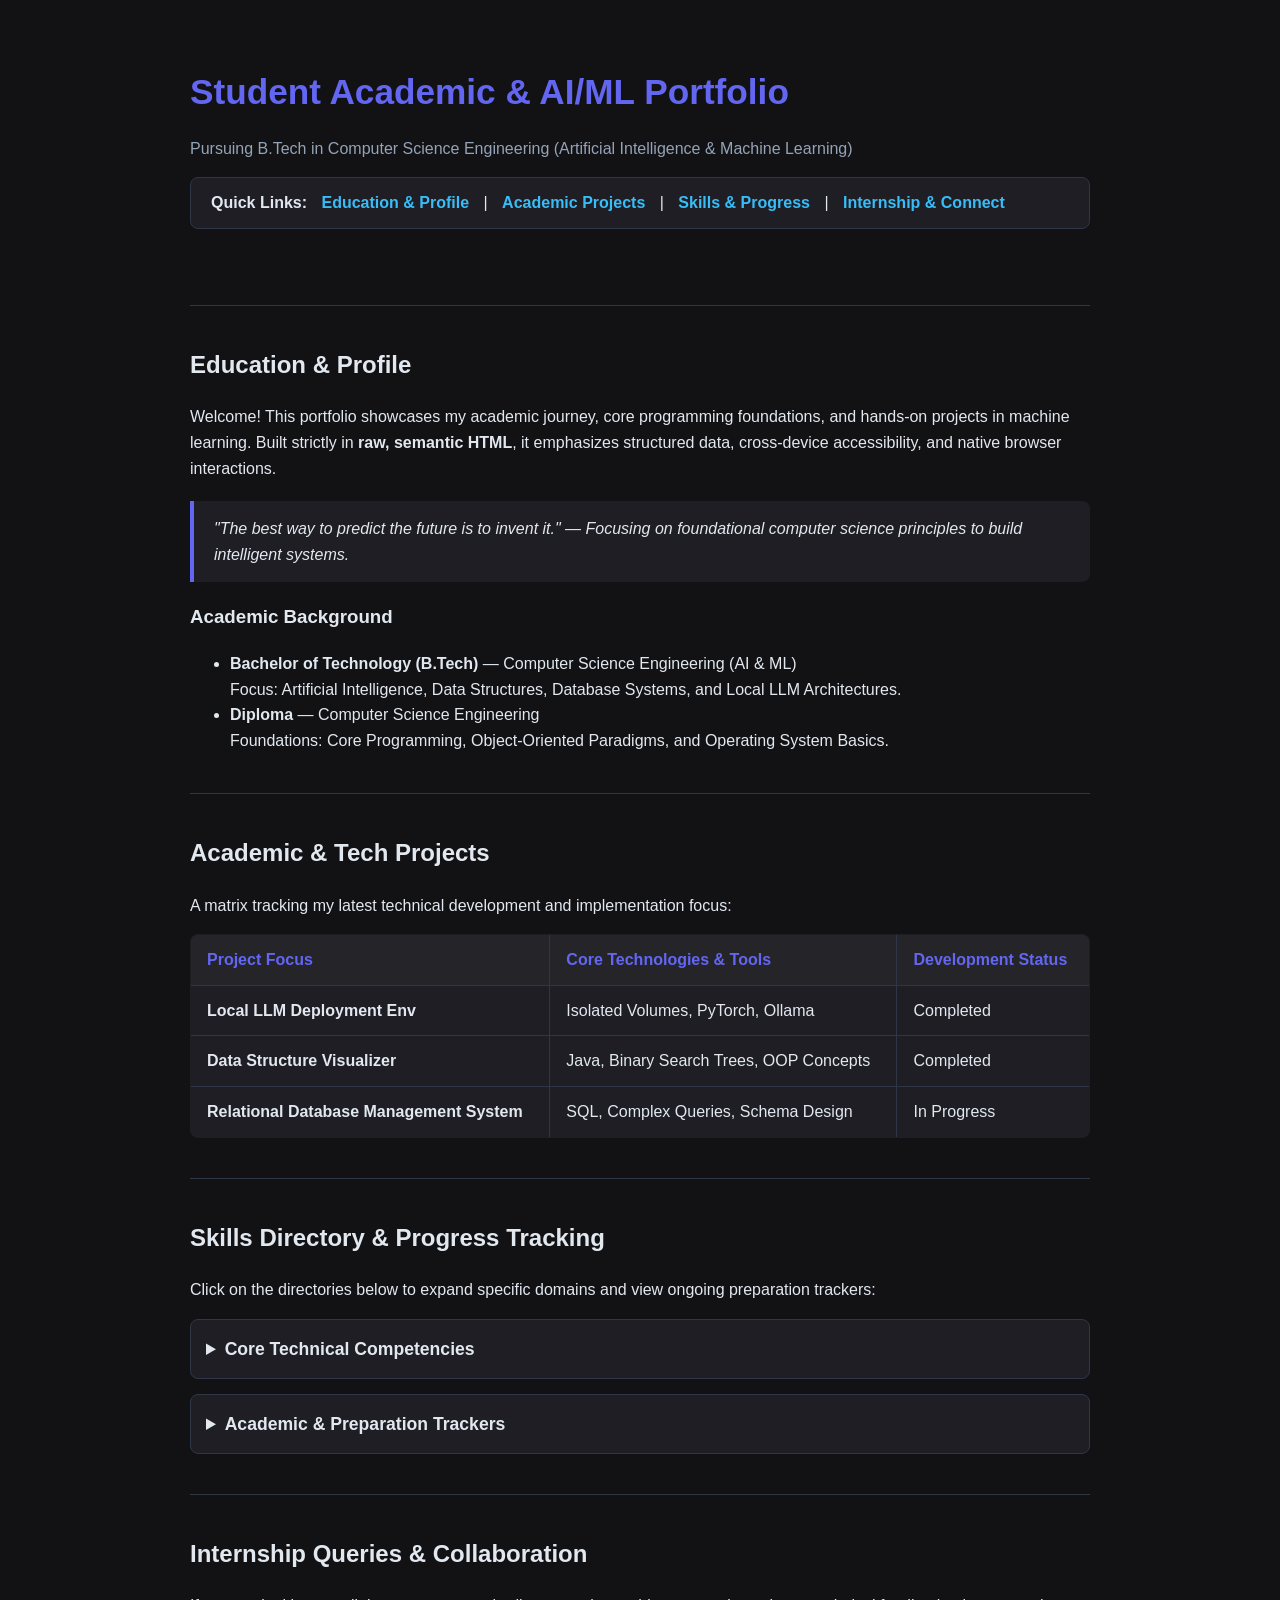
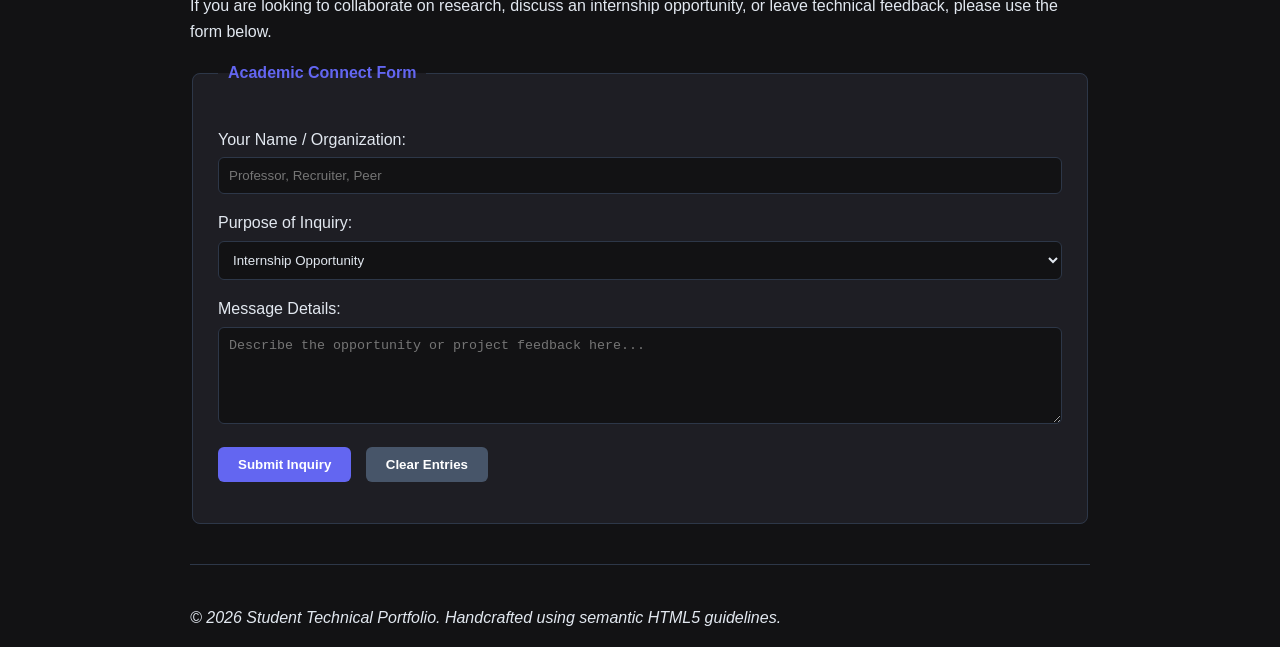
<file: Week - 2/index.html>
<!DOCTYPE html>
<html lang="en">
<head>
    <meta charset="UTF-8">
    <title>Student Academic & AI/ML Portfolio</title>
    <link rel="stylesheet" href="style.css">
</head>
<body>

    <!-- Header & Navigation -->
    <header>
        <h1>Student Academic & AI/ML Portfolio</h1>
        <p><em>Pursuing B.Tech in Computer Science Engineering (Artificial Intelligence & Machine Learning)</em></p>
        <nav>
            <p>
                <strong>Quick Links:</strong> 
                <a href="#about">Education & Profile</a> | 
                <a href="#projects">Academic Projects</a> | 
                <a href="#skills">Skills & Progress</a> | 
                <a href="#contact">Internship & Connect</a>
            </p>
        </nav>
    </header>
    
    <hr>

    <!-- Main Content Area -->
    <main>

        <!-- About & Education Section -->
        <section id="about">
            <h2>Education & Profile</h2>
            <p>
                Welcome! This portfolio showcases my academic journey, core programming foundations, and hands-on projects in machine learning. Built strictly in <strong>raw, semantic HTML</strong>, it emphasizes structured data, cross-device accessibility, and native browser interactions.
            </p>
            
            <blockquote>
                <em>"The best way to predict the future is to invent it." — Focusing on foundational computer science principles to build intelligent systems.</em>
            </blockquote>

            <h3>Academic Background</h3>
            <ul>
                <li>
                    <strong>Bachelor of Technology (B.Tech)</strong> — Computer Science Engineering (AI & ML)
                    <br>Focus: Artificial Intelligence, Data Structures, Database Systems, and Local LLM Architectures.
                </li>
                <li>
                    <strong>Diploma</strong> — Computer Science Engineering
                    <br>Foundations: Core Programming, Object-Oriented Paradigms, and Operating System Basics.
                </li>
            </ul>
        </section>

        <hr>

        <!-- Project Track Matrix -->
        <section id="projects">
            <h2>Academic & Tech Projects</h2>
            <p>A matrix tracking my latest technical development and implementation focus:</p>
            
            <table border="1" cellpadding="10" cellspacing="0">
                <thead>
                    <tr>
                        <th>Project Focus</th>
                        <th>Core Technologies & Tools</th>
                        <th>Development Status</th>
                    </tr>
                </thead>
                <tbody>
                    <tr>
                        <td><strong>Local LLM Deployment Env</strong></td>
                        <td>Isolated Volumes, PyTorch, Ollama</td>
                        <td>Completed</td>
                    </tr>
                    <tr>
                        <td><strong>Data Structure Visualizer</strong></td>
                        <td>Java, Binary Search Trees, OOP Concepts</td>
                        <td>Completed</td>
                    </tr>
                    <tr>
                        <td><strong>Relational Database Management System</strong></td>
                        <td>SQL, Complex Queries, Schema Design</td>
                        <td>In Progress</td>
                    </tr>
                </tbody>
            </table>
        </section>

        <hr>

        <!-- Interactive Skills Directory & Native Indicators -->
        <section id="skills">
            <h2>Skills Directory & Progress Tracking</h2>
            <p>Click on the directories below to expand specific domains and view ongoing preparation trackers:</p>

            <details>
                <summary><strong>Core Technical Competencies</strong></summary>
                <ul>
                    <li><strong>Languages:</strong> C, Java, Python, SQL</li>
                    <li><strong>AI/ML Foundations:</strong> Machine Learning Workloads, Local Model Execution, Neural Network Basics</li>
                    <li><strong>Computer Science:</strong> Data Structures & Algorithms (DSA), Relational Databases (DBMS)</li>
                </ul>
            </details>

            <details>
                <summary><strong>Academic & Preparation Trackers</strong></summary>
                <p>Core Course Syllabus Coverage:</p>
                <progress value="78" max="100">78%</progress> (78% Completed)
                
                <p>GATE Exam Preparation Load:</p>
                <meter value="3" min="0" max="10">3 out of 10</meter> (Early Phase Foundations)
            </details>
        </section>

        <hr>

        <!-- Internship & Feedback Form Section -->
        <section id="contact">
            <h2>Internship Queries & Collaboration</h2>
            <p>If you are looking to collaborate on research, discuss an internship opportunity, or leave technical feedback, please use the form below.</p>

            <form action="#" method="get">
                <fieldset>
                    <legend><strong>Academic Connect Form</strong></legend>
                    <p>
                        <label for="username">Your Name / Organization:</label><br>
                        <input type="text" id="username" name="username" required placeholder="Professor, Recruiter, Peer">
                    </p>
                    <p>
                        <label for="purpose">Purpose of Inquiry:</label><br>
                        <select id="purpose" name="purpose">
                            <option value="internship">Internship Opportunity</option>
                            <option value="research">Research Collaboration</option>
                            <option value="feedback">Project Feedback</option>
                            <option value="other">General Query</option>
                        </select>
                    </p>
                    <p>
                        <label for="comments">Message Details:</label><br>
                        <textarea id="comments" name="comments" rows="5" cols="45" placeholder="Describe the opportunity or project feedback here..."></textarea>
                    </p>
                    <p>
                        <input type="submit" value="Submit Inquiry">
                        <input type="reset" value="Clear Entries">
                    </p>
                </fieldset>
            </form>
        </section>

    </main>

    <hr>

    <!-- Footer -->
    <footer>
        <p><em>&copy; 2026 Student Technical Portfolio. Handcrafted using semantic HTML5 guidelines.</em></p>
    </footer>

</body>
</html>
</file>
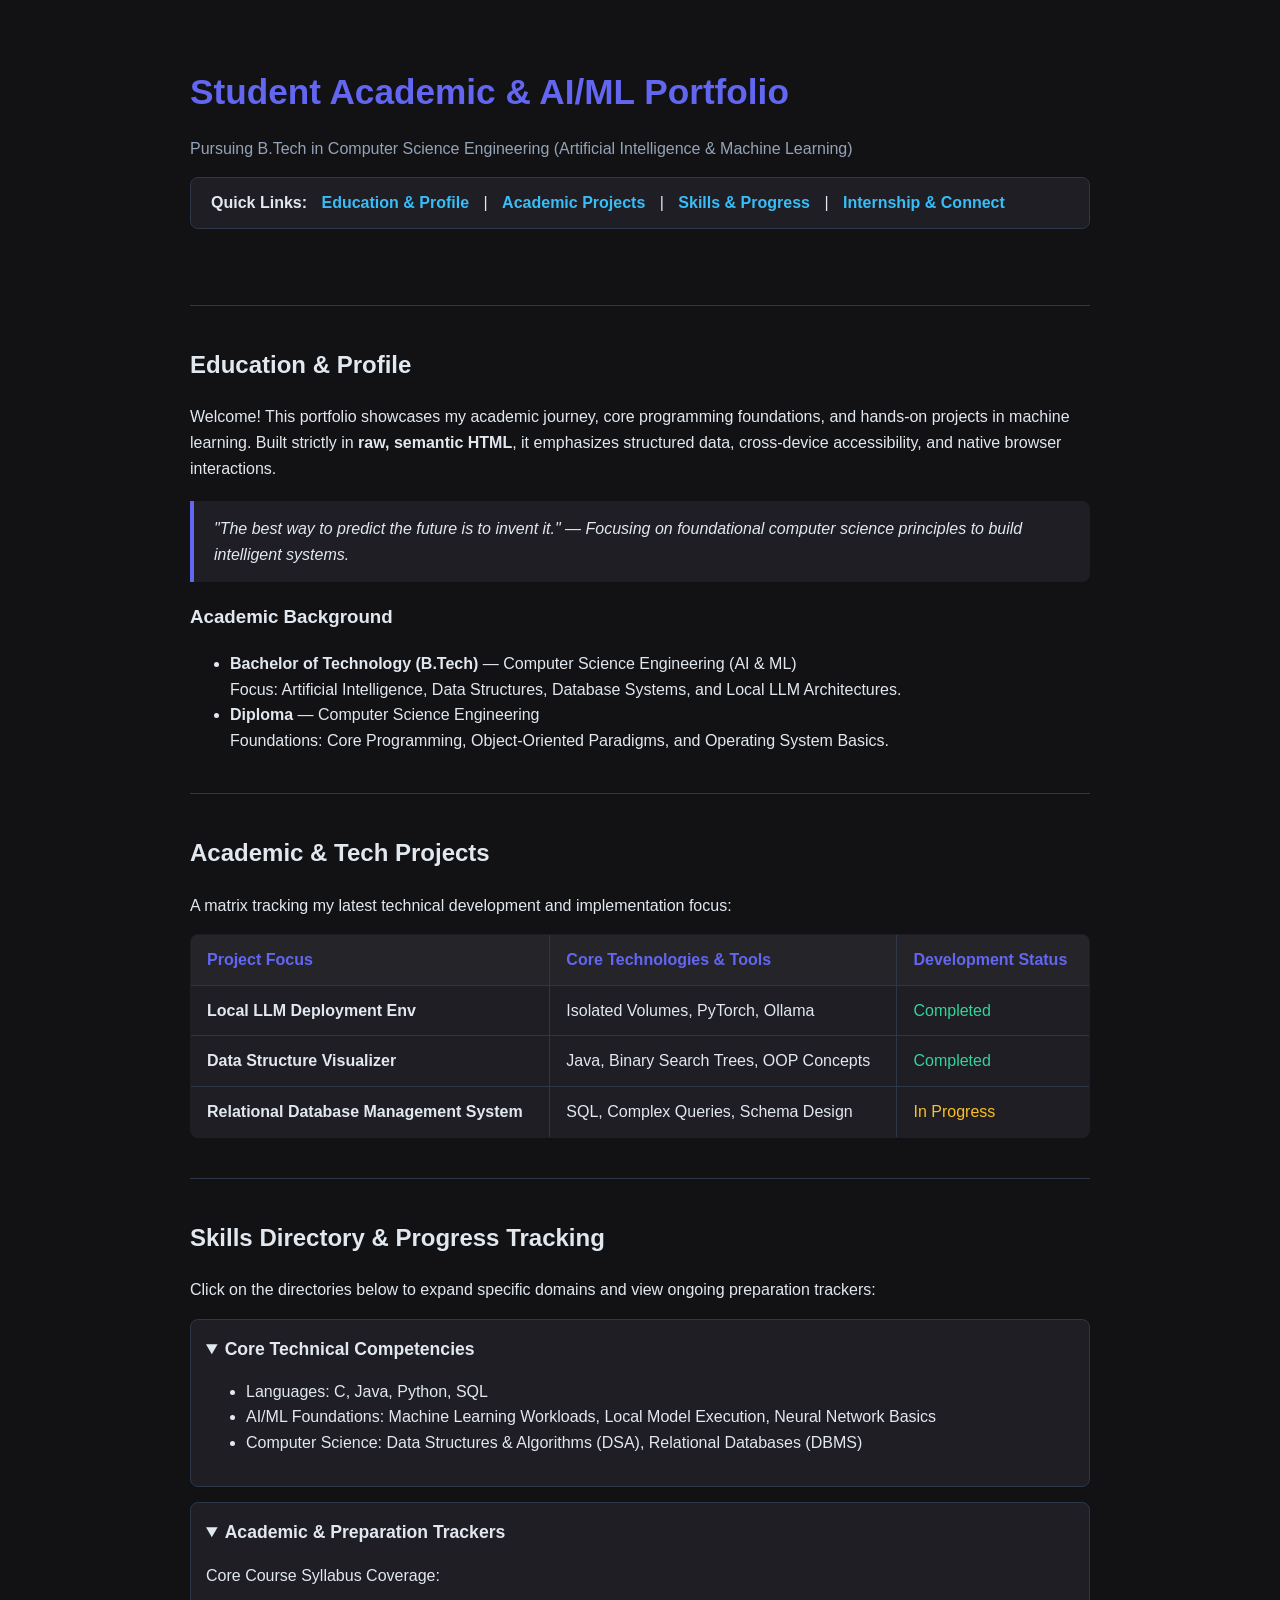
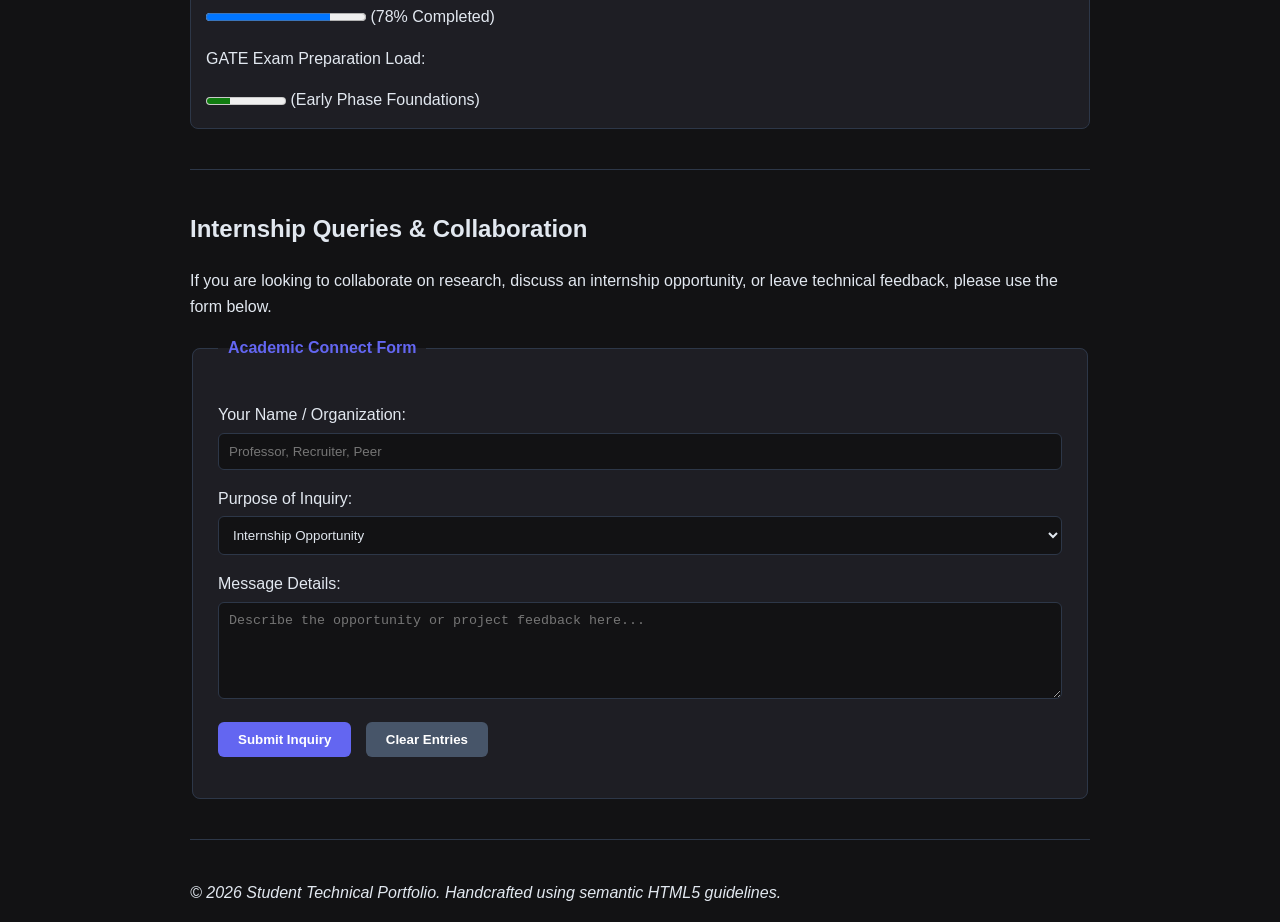
<file: Week - 3/index.html>
<!DOCTYPE html>
<html lang="en">

<head>
    <meta charset="UTF-8">
    <title>Student Academic & AI/ML Portfolio</title>
    <link rel="stylesheet" href="style.css">
</head>

<body>

    <!-- Header & Navigation -->
    <header>
        <h1>Student Academic & AI/ML Portfolio</h1>
        <p><em>Pursuing B.Tech in Computer Science Engineering (Artificial Intelligence & Machine Learning)</em></p>
        <nav>
            <p>
                <strong>Quick Links:</strong>
                <a href="#about">Education & Profile</a> |
                <a href="#projects">Academic Projects</a> |
                <a href="#skills">Skills & Progress</a> |
                <a href="#contact">Internship & Connect</a>
            </p>
        </nav>
    </header>

    <hr>

    <!-- Main Content Area -->
    <main>

        <!-- About & Education Section -->
        <section id="about">
            <h2>Education & Profile</h2>
            <p>
                Welcome! This portfolio showcases my academic journey, core programming foundations, and hands-on
                projects in machine learning. Built strictly in <strong>raw, semantic HTML</strong>, it emphasizes
                structured data, cross-device accessibility, and native browser interactions.
            </p>

            <blockquote>
                <em>"The best way to predict the future is to invent it." — Focusing on foundational computer science
                    principles to build intelligent systems.</em>
            </blockquote>

            <h3>Academic Background</h3>
            <ul>
                <li>
                    <strong>Bachelor of Technology (B.Tech)</strong> — Computer Science Engineering (AI & ML)
                    <br>Focus: Artificial Intelligence, Data Structures, Database Systems, and Local LLM Architectures.
                </li>
                <li>
                    <strong>Diploma</strong> — Computer Science Engineering
                    <br>Foundations: Core Programming, Object-Oriented Paradigms, and Operating System Basics.
                </li>
            </ul>
        </section>

        <hr>

        <!-- Project Track Matrix -->
        <section id="projects">
            <h2>Academic & Tech Projects</h2>
            <p>A matrix tracking my latest technical development and implementation focus:</p>

            <table border="1" cellpadding="10" cellspacing="0">
                <thead>
                    <tr>
                        <th>Project Focus</th>
                        <th>Core Technologies & Tools</th>
                        <th>Development Status</th>
                    </tr>
                </thead>
                <tbody>
                    <!-- JavaScript will dynamically inject rows here -->
                </tbody>
            </table>
        </section>

        <hr>

        <!-- Interactive Skills Directory & Native Indicators -->
        <section id="skills">
            <h2>Skills Directory & Progress Tracking</h2>
            <p>Click on the directories below to expand specific domains and view ongoing preparation trackers:</p>

            <!-- Dynamic skills injected by script.js will appear here -->

            <details open>
                <summary><strong>Academic & Preparation Trackers</strong></summary>
                <p>Core Course Syllabus Coverage:</p>
                <progress value="78" max="100">78%</progress> (78% Completed)

                <p>GATE Exam Preparation Load:</p>
                <meter value="3" min="0" max="10">3 out of 10</meter> (Early Phase Foundations)
            </details>
        </section>

        <hr>

        <!-- Internship & Feedback Form Section -->
        <section id="contact">
            <h2>Internship Queries & Collaboration</h2>
            <p>If you are looking to collaborate on research, discuss an internship opportunity, or leave technical
                feedback, please use the form below.</p>

            <form id="contactForm">
                <fieldset>
                    <legend><strong>Academic Connect Form</strong></legend>
                    <p>
                        <label for="username">Your Name / Organization:</label><br>
                        <input type="text" id="username" name="username" required
                            placeholder="Professor, Recruiter, Peer">
                    </p>
                    <p>
                        <label for="purpose">Purpose of Inquiry:</label><br>
                        <select id="purpose" name="purpose">
                            <option value="internship">Internship Opportunity</option>
                            <option value="research">Research Collaboration</option>
                            <option value="feedback">Project Feedback</option>
                            <option value="other">General Query</option>
                        </select>
                    </p>
                    <p>
                        <label for="comments">Message Details:</label><br>
                        <textarea id="comments" name="comments" rows="5" cols="45"
                            placeholder="Describe the opportunity or project feedback here..."></textarea>
                    </p>
                    <p>
                        <input type="submit" value="Submit Inquiry">
                        <input type="reset" value="Clear Entries">
                    </p>
                </fieldset>
            </form>
        </section>

    </main>

    <hr>

    <!-- Footer -->
    <footer>
        <p><em>&copy; 2026 Student Technical Portfolio. Handcrafted using semantic HTML5 guidelines.</em></p>
    </footer>

    <!-- Connected JS File -->
    <script src="script.js"></script>
</body>

</html>
</file>
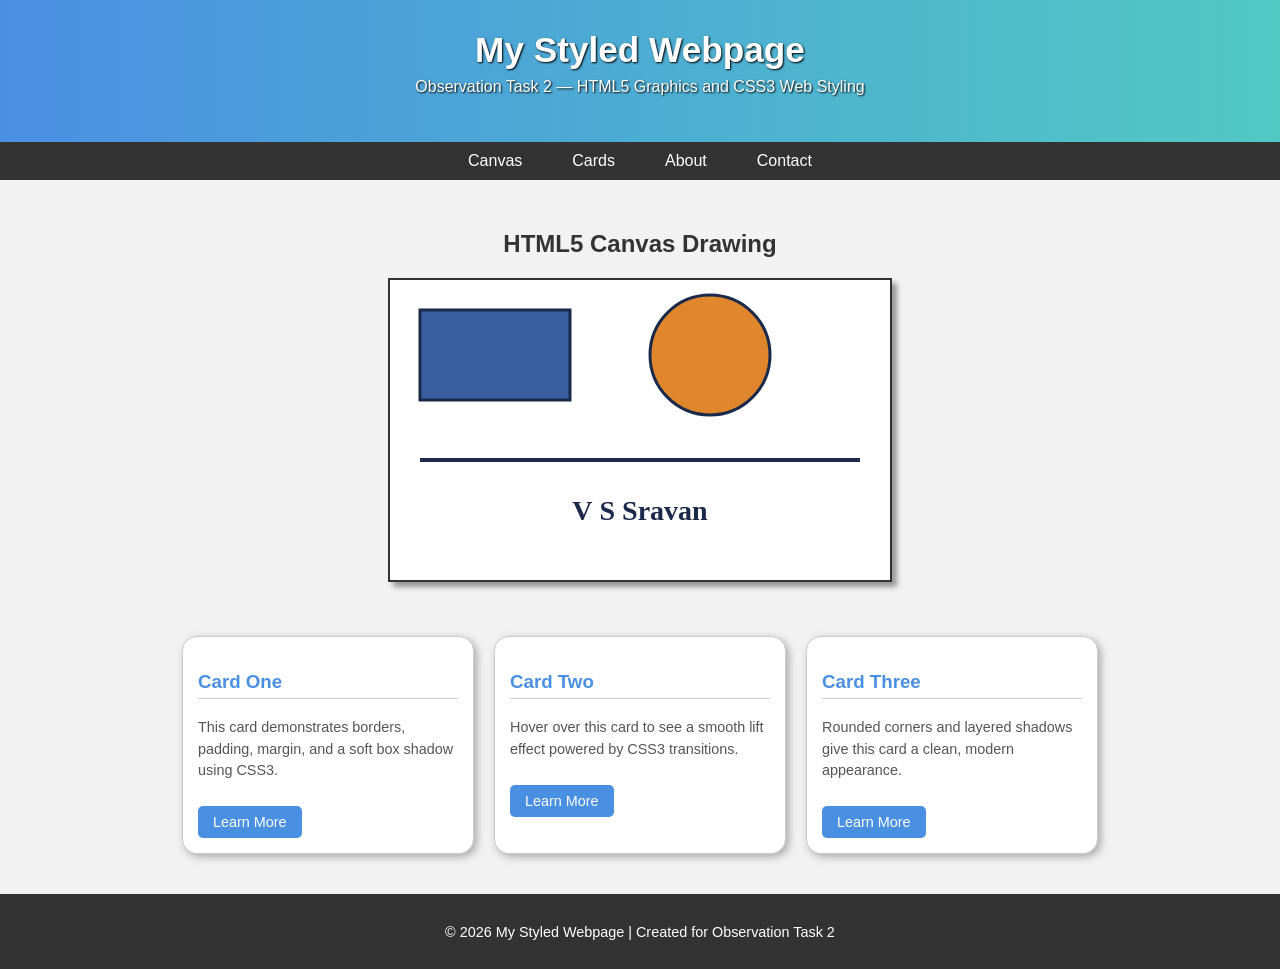
<file: fs observation task/Observation task 2/my-styled-webpage.html>
<!DOCTYPE html>
<html lang="en">

<head>
    <meta charset="UTF-8">
    <meta name="viewport" content="width=device-width, initial-scale=1.0">
    <title>My Styled Webpage</title>
    <style>
        /* ---------- CSS Syntax & Selectors ---------- */
        body {
            margin: 0;
            padding: 0;
            font-family: Arial, sans-serif;
            background-color: #f2f2f2;
            color: #333333;
        }

        /* ---------- Header with Gradient Background & Text Shadow ---------- */
        header {
            background: linear-gradient(to right, #4a90e2, #50c9c3);
            color: white;
            text-align: center;
            padding: 30px 10px;
            text-shadow: 1px 1px 2px black;
        }

        header h1 {
            margin: 0;
            font-size: 2.2rem;
            font-family: Arial, sans-serif;
        }

        header p {
            margin-top: 8px;
            font-size: 1rem;
        }

        /* ---------- Navigation Bar ---------- */
        nav {
            background-color: #333333;
            padding: 10px 0;
        }

        nav ul {
            list-style: none;
            display: flex;
            justify-content: center;
            gap: 30px;
            margin: 0;
            padding: 0;
        }

        nav ul li a {
            color: white;
            text-decoration: none;
            font-size: 1rem;
            padding: 5px 10px;
        }

        /* Hover effect for navigation links */
        nav ul li a:hover {
            background-color: #4a90e2;
            color: yellow;
        }

        /* ---------- Canvas Section ---------- */
        .canvas-section {
            text-align: center;
            padding: 30px 20px;
        }

        .canvas-section h2 {
            font-family: Arial, sans-serif;
            color: #333333;
        }

        canvas {
            background-color: #ffffff;
            border: 2px solid #333333;
            box-shadow: 5px 5px 5px #999999;
        }

        /* ---------- Content Cards Section ---------- */
        .cards {
            display: flex;
            justify-content: center;
            gap: 20px;
            flex-wrap: wrap;
            padding: 20px 20px 40px;
        }

        .card {
            background-color: white;
            width: 260px;
            padding: 15px;
            border: 1px solid #cccccc;
            border-radius: 15px;
            box-shadow: 3px 3px 8px #aaaaaa;
        }

        .card h3 {
            font-family: Arial, sans-serif;
            color: #4a90e2;
            border-bottom: 1px solid #cccccc;
            padding-bottom: 5px;
        }

        .card p {
            font-size: 0.9rem;
            line-height: 1.5;
            color: #555555;
        }

        .card button {
            margin-top: 10px;
            padding: 8px 15px;
            background-color: #4a90e2;
            color: white;
            border: none;
            border-radius: 5px;
            font-size: 0.9rem;
            cursor: pointer;
        }

        /* Hover effect for buttons */
        .card button:hover {
            background-color: #357ab8;
        }

        /* ---------- Footer ---------- */
        footer {
            background-color: #333333;
            color: white;
            text-align: center;
            padding: 15px;
            font-size: 0.9rem;
        }
    </style>
</head>

<body>
    <header>
        <h1>My Styled Webpage</h1>
        <p>Observation Task 2 &mdash; HTML5 Graphics and CSS3 Web Styling</p>
    </header>

    <nav>
        <ul>
            <li><a href="#canvas">Canvas</a></li>
            <li><a href="#cards">Cards</a></li>
            <li><a href="#about">About</a></li>
            <li><a href="#contact">Contact</a></li>
        </ul>
    </nav>

    <section class="canvas-section" id="canvas">
        <h2>HTML5 Canvas Drawing</h2>
        <canvas id="myCanvas" width="500" height="300"></canvas>
    </section>

    <section class="cards" id="cards">
        <div class="card">
            <h3>Card One</h3>
            <p>This card demonstrates borders, padding, margin, and a soft box shadow using CSS3.</p>
            <button>Learn More</button>
        </div>
        <div class="card">
            <h3>Card Two</h3>
            <p>Hover over this card to see a smooth lift effect powered by CSS3 transitions.</p>
            <button>Learn More</button>
        </div>
        <div class="card">
            <h3>Card Three</h3>
            <p>Rounded corners and layered shadows give this card a clean, modern appearance.</p>
            <button>Learn More</button>
        </div>
    </section>

    <footer id="about">
        <p>&copy; 2026 My Styled Webpage | Created for Observation Task 2</p>
    </footer>

    <!-- ---------- Part A: HTML5 Canvas Script ---------- -->
    <script>
        const canvas = document.getElementById('myCanvas');
        const ctx = canvas.getContext('2d');

        // 1. Rectangle
        ctx.fillStyle = '#3a5fa0';
        ctx.fillRect(30, 30, 150, 90);
        ctx.strokeStyle = '#1b2a4a';
        ctx.lineWidth = 3;
        ctx.strokeRect(30, 30, 150, 90);

        // 2. Circle
        ctx.beginPath();
        ctx.arc(320, 75, 60, 0, Math.PI * 2);
        ctx.fillStyle = '#e0862c';
        ctx.fill();
        ctx.strokeStyle = '#1b2a4a';
        ctx.lineWidth = 3;
        ctx.stroke();

        // 3. Line
        ctx.beginPath();
        ctx.moveTo(30, 180);
        ctx.lineTo(470, 180);
        ctx.strokeStyle = '#1b2a4a';
        ctx.lineWidth = 4;
        ctx.stroke();

        // 4. Name text
        ctx.font = "bold 28px Georgia, serif";
        ctx.fillStyle = '#1b2a4a';
        ctx.textAlign = 'center';
        ctx.fillText('V S Sravan', canvas.width / 2, 240);
    </script>
</body>

</html>
</file>
<file: Week - 2/style.css>
/* 1. Global Reset & Typography */
body {
    font-family: 'Segoe UI', Tahoma, Geneva, Verdana, sans-serif;
    background-color: #121214;
    color: #e2e8f0;
    line-height: 1.6;
    margin: 0;
    padding: 0 20px;
    max-width: 900px;
    margin-left: auto;
    margin-right: auto;
}

/* 2. Cleaner Section Dividers */
hr {
    border: 0;
    height: 1px;
    background-color: #2d3748;
    margin: 40px 0;
}

/* 3. Header & Navigation */
header {
    padding-top: 40px;
    padding-bottom: 20px;
}

header h1 {
    color: #6366f1; /* Indigo accents */
    margin-bottom: 5px;
    font-size: 2.2rem;
}

header p em {
    color: #94a3b8;
    font-style: normal;
}

nav p {
    background-color: #1e1e24;
    padding: 12px 20px;
    border-radius: 8px;
    border: 1px solid #2d3748;
}

nav a {
    color: #38bdf8; /* Light blue link color */
    text-decoration: none;
    font-weight: 600;
    margin: 0 10px;
}

nav a:hover {
    text-decoration: underline;
    color: #6366f1;
}

/* 4. Semantic Sections & Tables */
blockquote {
    border-left: 4px solid #6366f1;
    background-color: #1e1e24;
    margin: 20px 0;
    padding: 15px 20px;
    border-radius: 0 8px 8px 0;
}

table {
    width: 100%;
    border-collapse: collapse; /* Merges cell borders cleanly */
    background-color: #1e1e24;
    overflow: hidden;
    border-radius: 8px;
    border: 1px solid #2d3748 !important; /* Overrides HTML border attribute */
}

th, td {
    padding: 12px 16px;
    text-align: left;
    border-bottom: 1px solid #2d3748;
}

th {
    background-color: #252529;
    color: #6366f1;
}

/* 5. Interactive Details & Inputs */
details {
    background-color: #1e1e24;
    padding: 15px;
    margin-bottom: 15px;
    border-radius: 8px;
    border: 1px solid #2d3748;
}

summary {
    cursor: pointer;
    font-size: 1.1rem;
    color: #e2e8f0;
}

summary:hover {
    color: #38bdf8;
}

fieldset {
    border: 1px solid #2d3748;
    border-radius: 8px;
    padding: 25px;
    background-color: #1e1e24;
}

legend {
    color: #6366f1;
    padding: 0 10px;
}

input[type="text"], select, textarea {
    width: 100%;
    padding: 10px;
    background-color: #121214;
    border: 1px solid #2d3748;
    color: #e2e8f0;
    border-radius: 6px;
    box-sizing: border-box; /* Ensures padding doesn't cause overflow */
    margin-top: 5px;
}

input[type="submit"], input[type="reset"] {
    background-color: #6366f1;
    color: white;
    border: none;
    padding: 10px 20px;
    border-radius: 6px;
    cursor: pointer;
    font-weight: bold;
    margin-right: 10px;
}

input[type="reset"] {
    background-color: #475569;
}

input[type="submit"]:hover {
    background-color: #4f46e5;
}
</file>
<file: Week - 3/style.css>
/* 1. Global Reset & Typography */
body {
    font-family: 'Segoe UI', Tahoma, Geneva, Verdana, sans-serif;
    background-color: #121214;
    color: #e2e8f0;
    line-height: 1.6;
    margin: 0;
    padding: 0 20px;
    max-width: 900px;
    margin-left: auto;
    margin-right: auto;
}

/* 2. Cleaner Section Dividers */
hr {
    border: 0;
    height: 1px;
    background-color: #2d3748;
    margin: 40px 0;
}

/* 3. Header & Navigation */
header {
    padding-top: 40px;
    padding-bottom: 20px;
}

header h1 {
    color: #6366f1; /* Indigo accents */
    margin-bottom: 5px;
    font-size: 2.2rem;
}

header p em {
    color: #94a3b8;
    font-style: normal;
}

nav p {
    background-color: #1e1e24;
    padding: 12px 20px;
    border-radius: 8px;
    border: 1px solid #2d3748;
}

nav a {
    color: #38bdf8; /* Light blue link color */
    text-decoration: none;
    font-weight: 600;
    margin: 0 10px;
}

nav a:hover {
    text-decoration: underline;
    color: #6366f1;
}

/* 4. Semantic Sections & Tables */
blockquote {
    border-left: 4px solid #6366f1;
    background-color: #1e1e24;
    margin: 20px 0;
    padding: 15px 20px;
    border-radius: 0 8px 8px 0;
}

table {
    width: 100%;
    border-collapse: collapse; /* Merges cell borders cleanly */
    background-color: #1e1e24;
    overflow: hidden;
    border-radius: 8px;
    border: 1px solid #2d3748 !important; /* Overrides HTML border attribute */
}

th, td {
    padding: 12px 16px;
    text-align: left;
    border-bottom: 1px solid #2d3748;
}

th {
    background-color: #252529;
    color: #6366f1;
}

/* Status badge formatting */
.status-badge {
    font-weight: 600;
}

/* 5. Interactive Details & Inputs */
details {
    background-color: #1e1e24;
    padding: 15px;
    margin-bottom: 15px;
    border-radius: 8px;
    border: 1px solid #2d3748;
}

summary {
    cursor: pointer;
    font-size: 1.1rem;
    color: #e2e8f0;
}

summary:hover {
    color: #38bdf8;
}

fieldset {
    border: 1px solid #2d3748;
    border-radius: 8px;
    padding: 25px;
    background-color: #1e1e24;
}

legend {
    color: #6366f1;
    padding: 0 10px;
}

input[type="text"], select, textarea {
    width: 100%;
    padding: 10px;
    background-color: #121214;
    border: 1px solid #2d3748;
    color: #e2e8f0;
    border-radius: 6px;
    box-sizing: border-box; /* Ensures padding doesn't cause overflow */
    margin-top: 5px;
}

input[type="submit"], input[type="reset"] {
    background-color: #6366f1;
    color: white;
    border: none;
    padding: 10px 20px;
    border-radius: 6px;
    cursor: pointer;
    font-weight: bold;
    margin-right: 10px;
}

input[type="reset"] {
    background-color: #475569;
}

input[type="submit"]:hover {
    background-color: #4f46e5;
}
</file>
